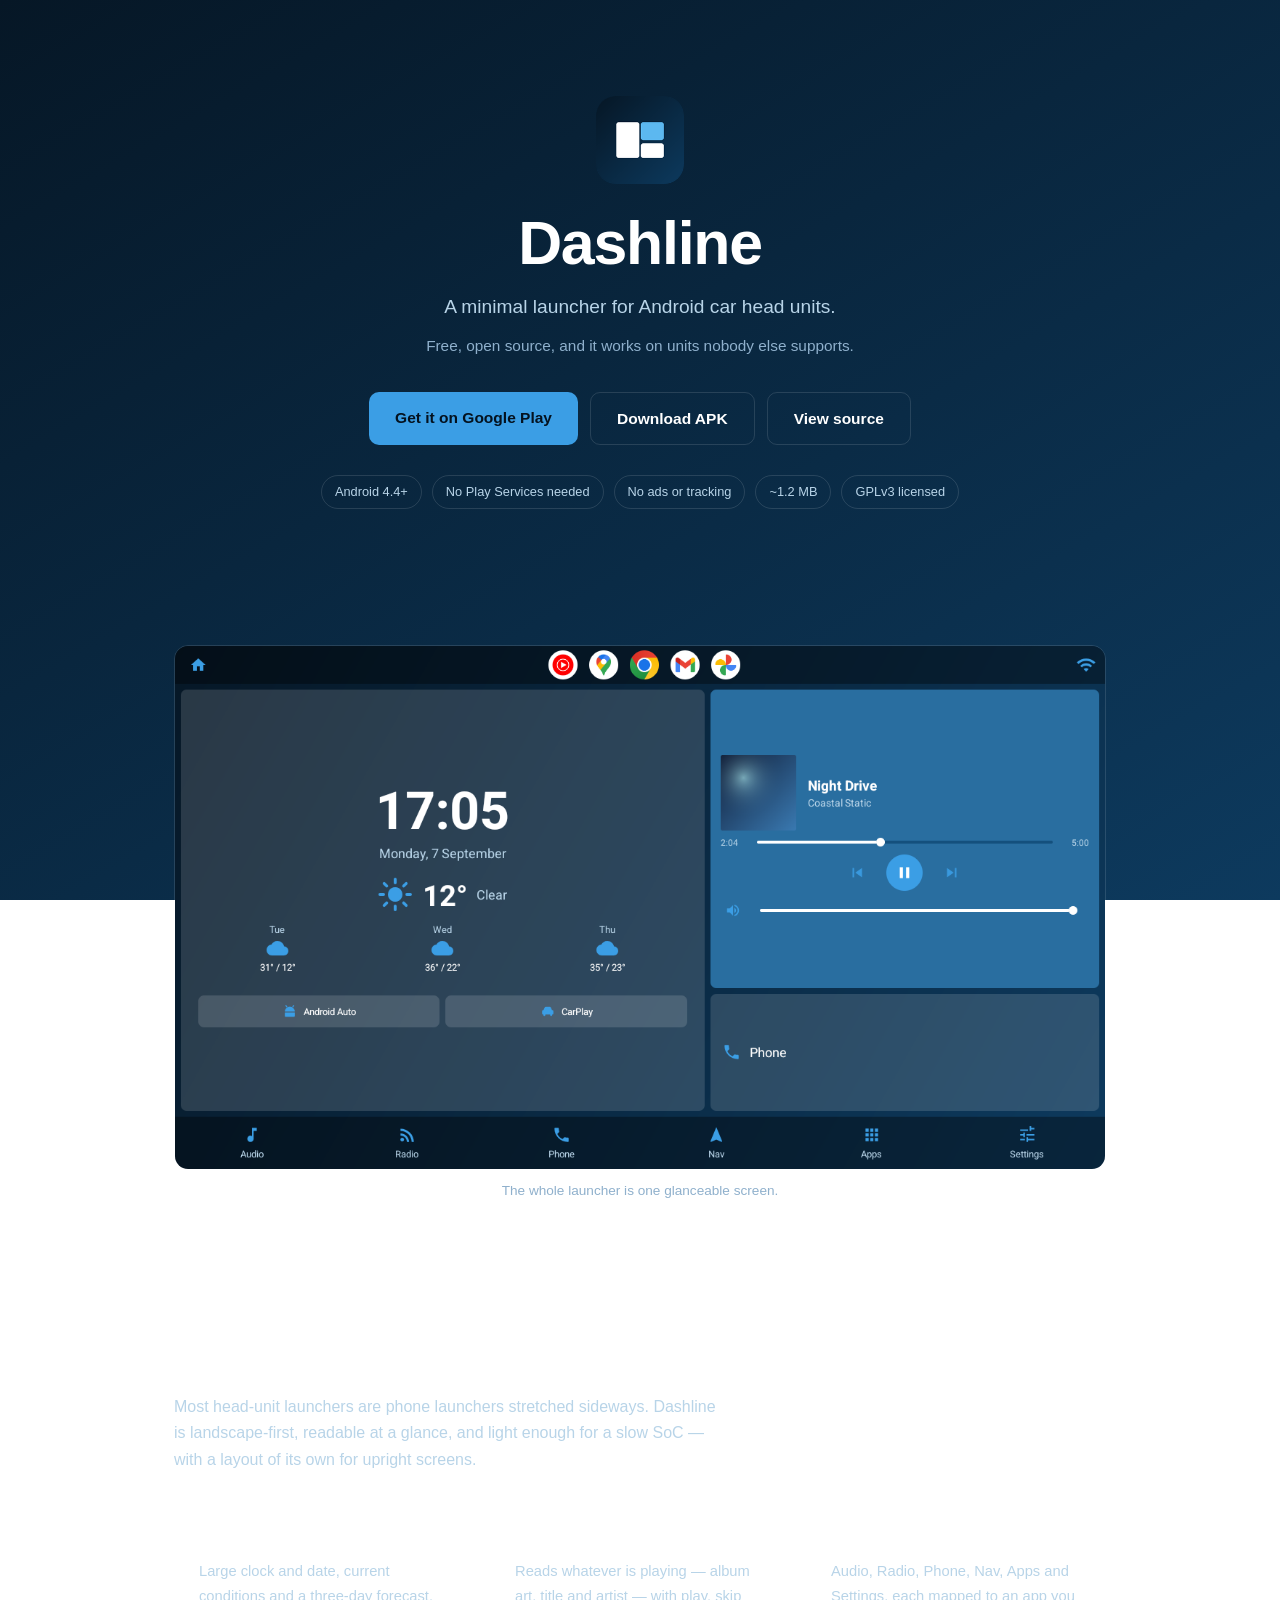
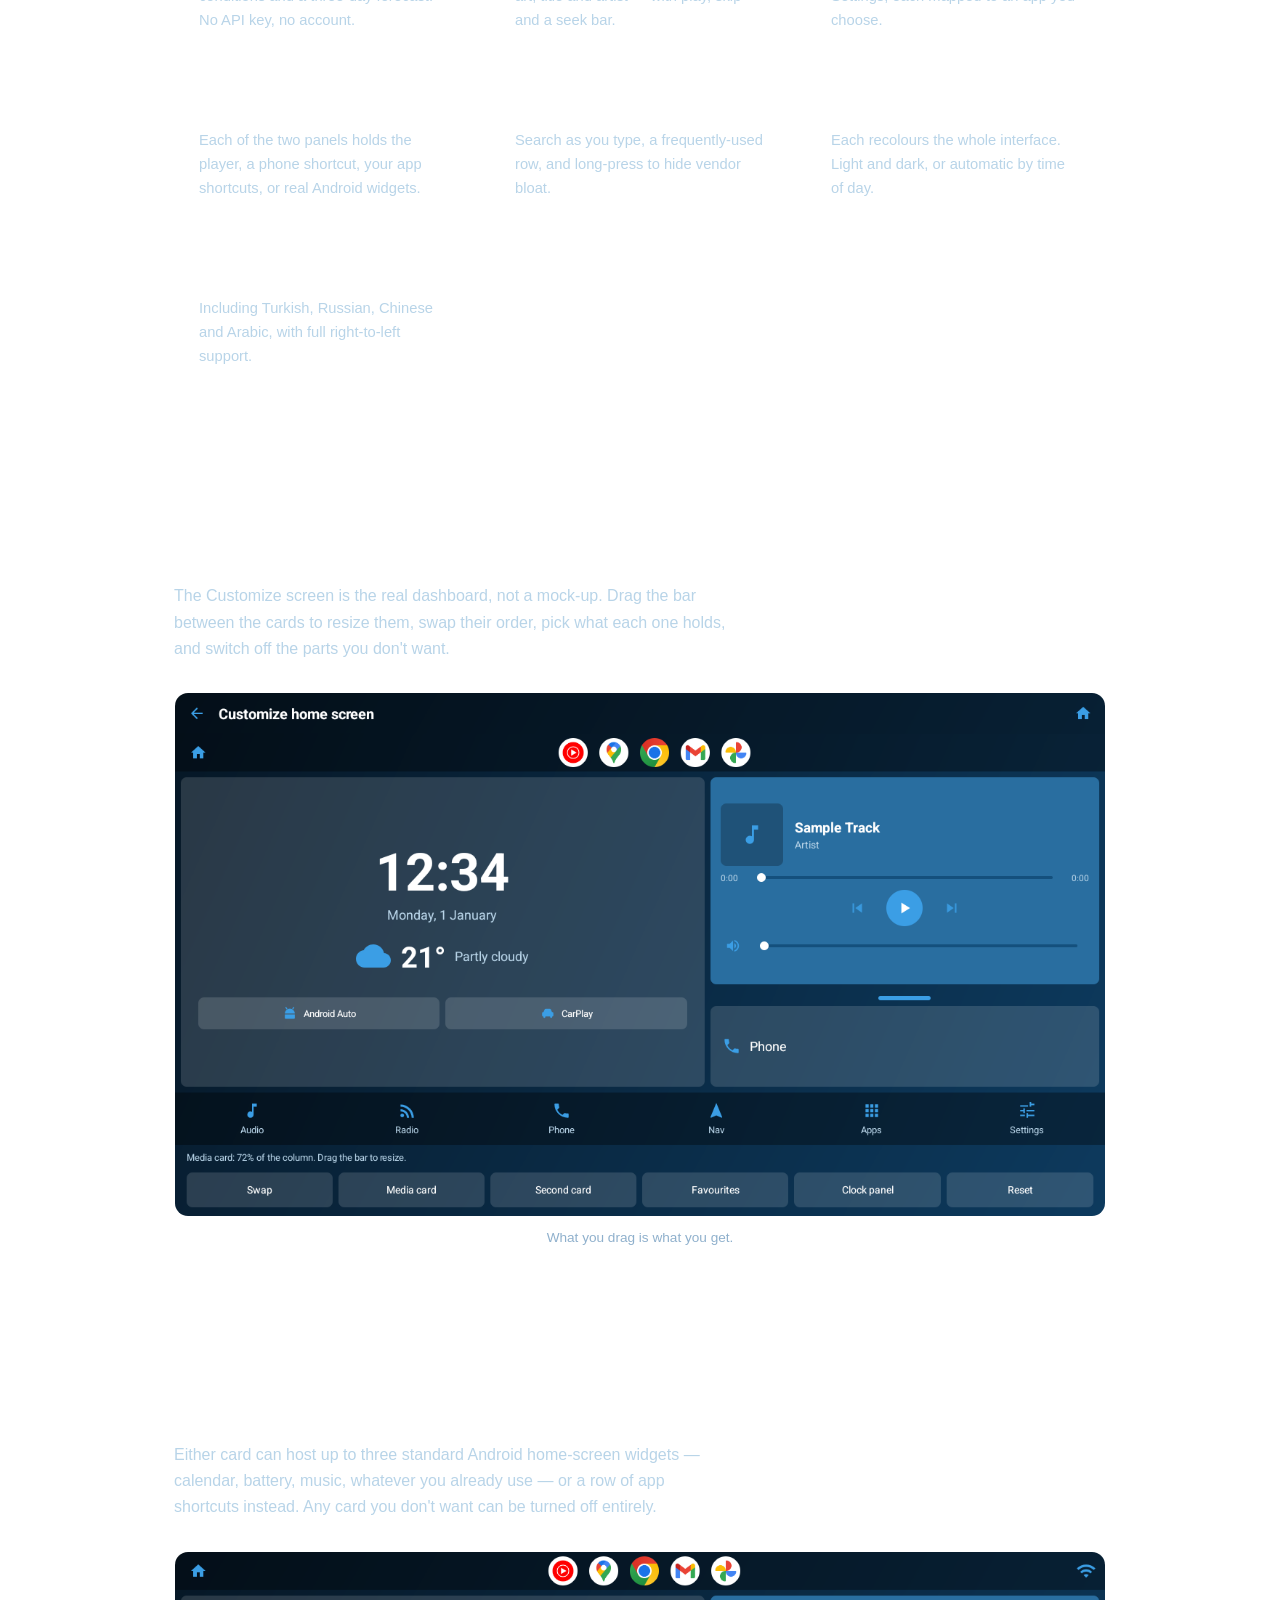
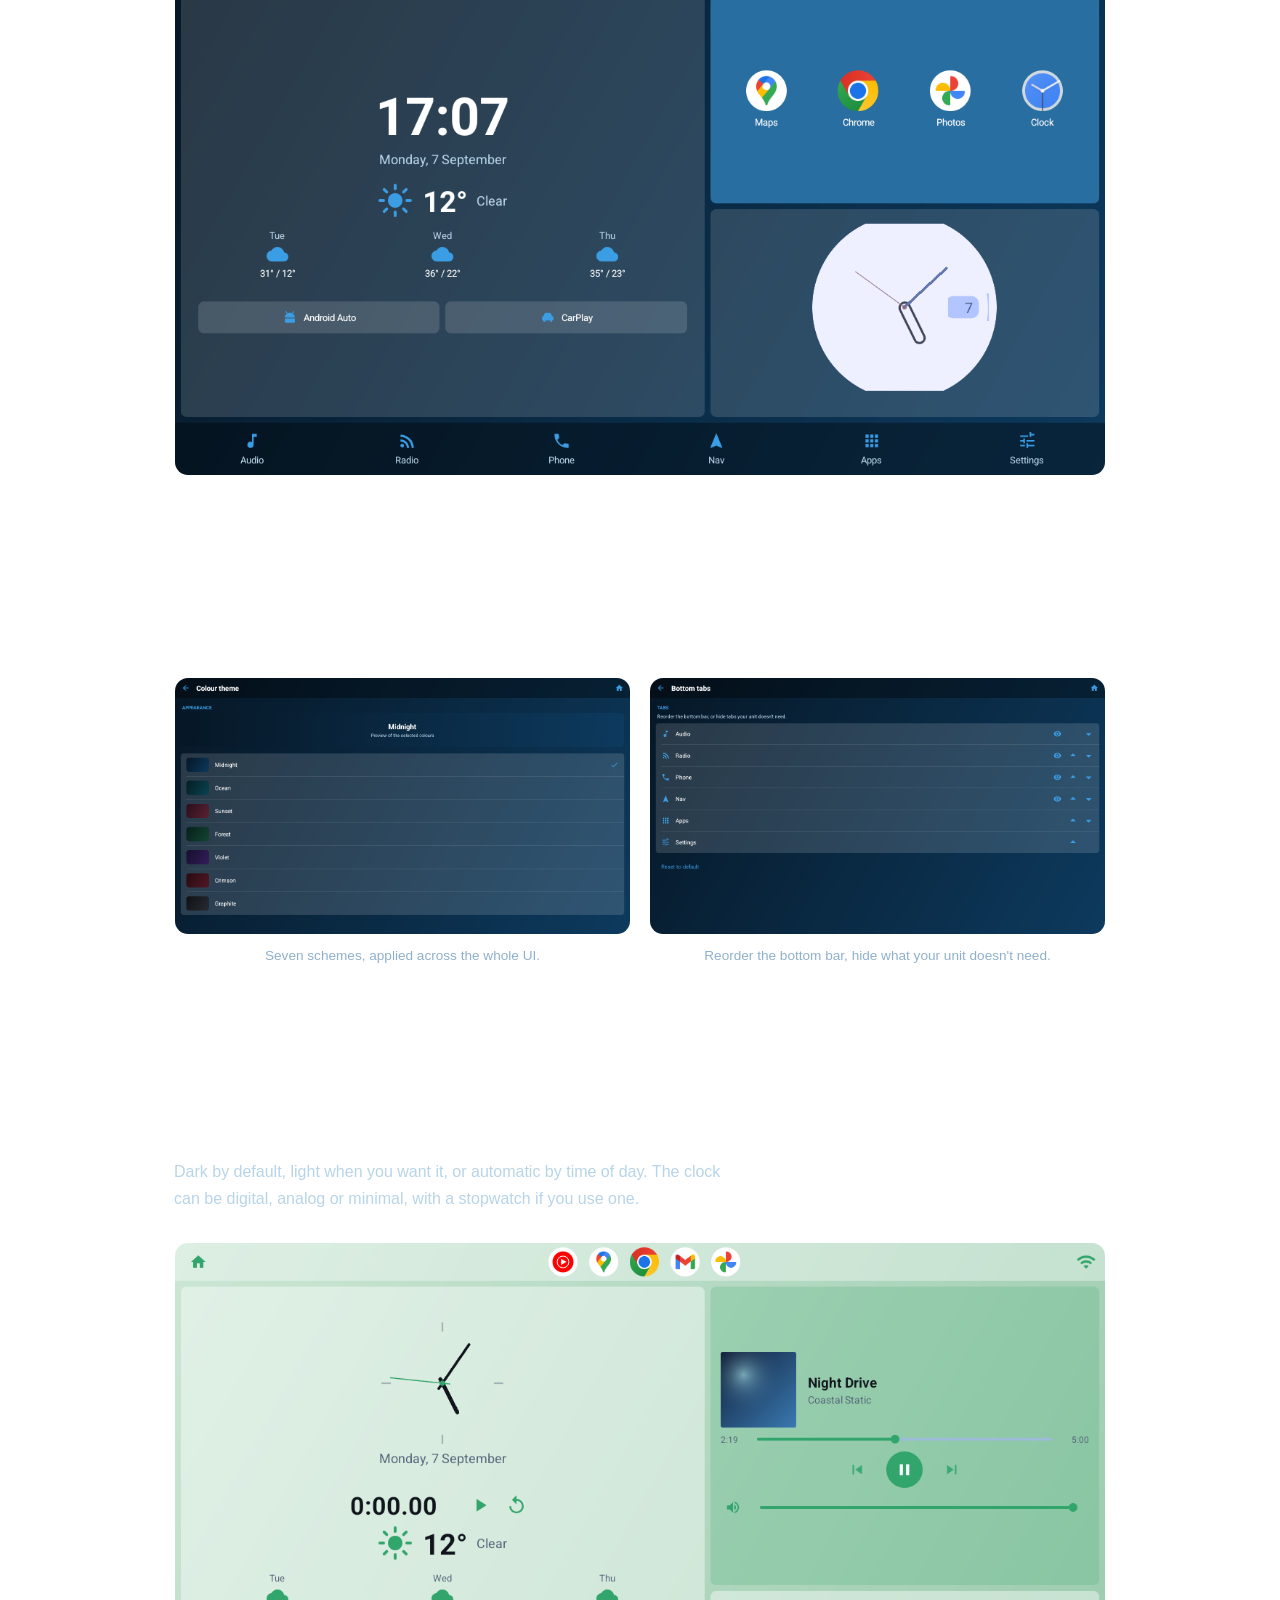
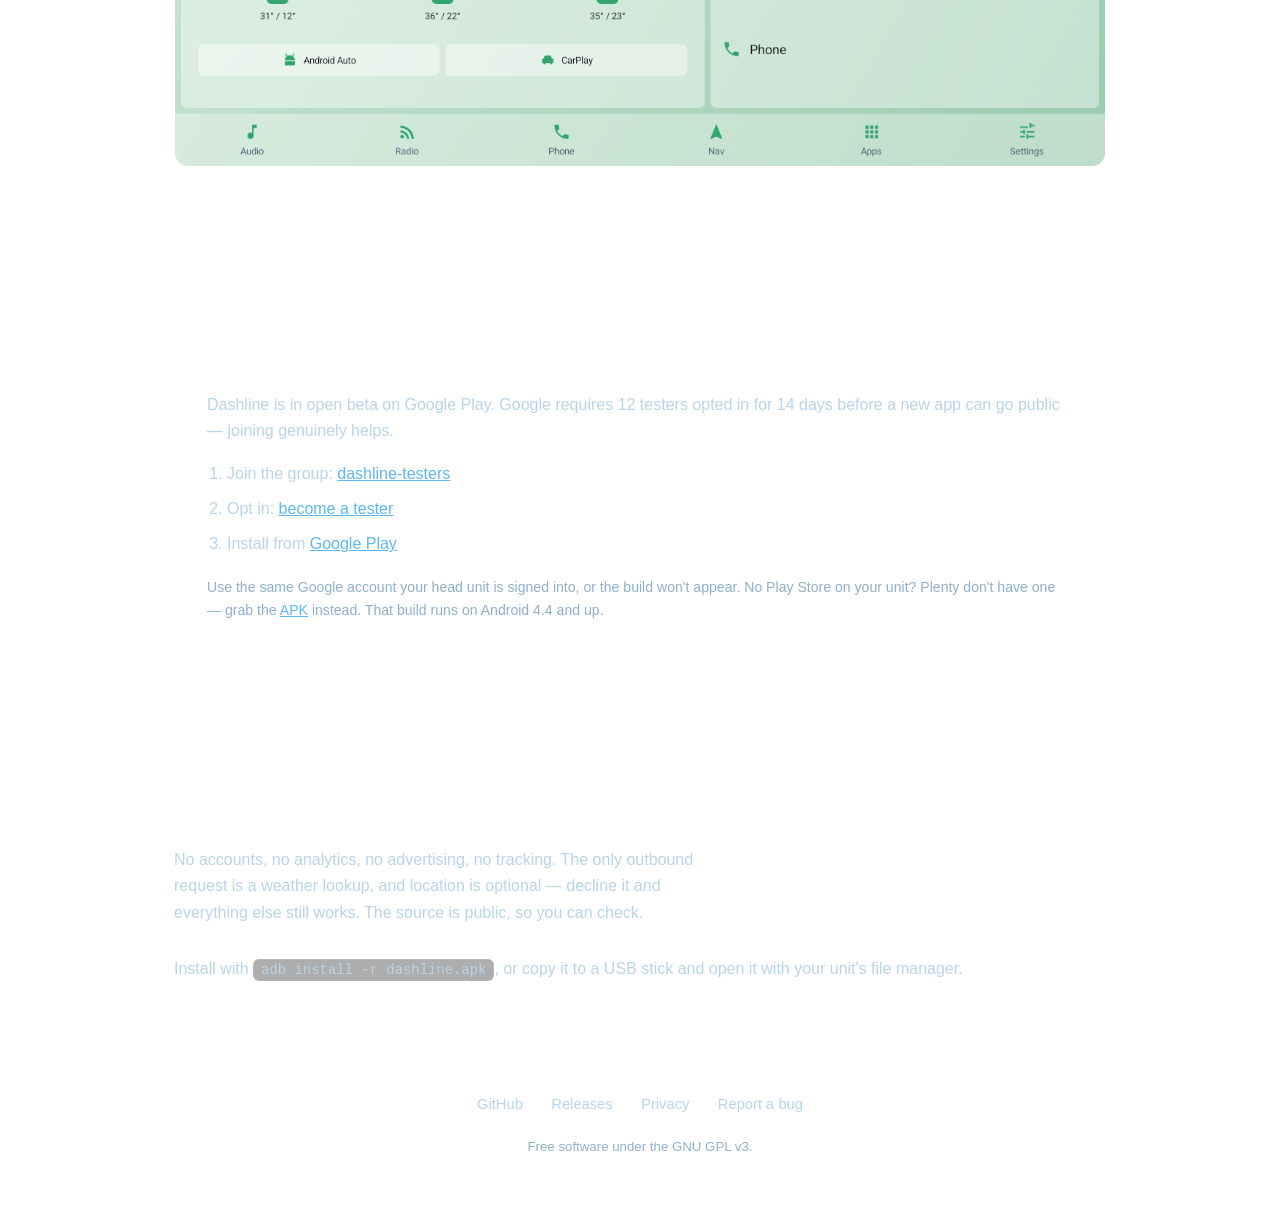
<file: docs/index.html>
<!DOCTYPE html>
<html lang="en">
<head>
<meta charset="utf-8">
<meta name="viewport" content="width=device-width, initial-scale=1">
<title>Dashline — a minimal launcher for car head units</title>
<meta name="description" content="A clean, minimal Android home-screen launcher for aftermarket car head units. Free, open source, no Google Play Services required, works back to Android 4.4.">
<link rel="icon" href="logo.png">

<meta property="og:title" content="Dashline">
<meta property="og:description" content="A minimal launcher for car head units. Free and open source.">
<meta property="og:image" content="https://metehankaygsz.github.io/dashline/play-feature-graphic.png">
<meta property="og:url" content="https://metehankaygsz.github.io/dashline/">
<meta name="twitter:card" content="summary_large_image">

<link rel="stylesheet" href="style.css">
</head>
<body>

<header class="hero">
  <div class="wrap">
    <img class="mark" src="logo.png" alt="Dashline logo">
    <h1>Dashline</h1>
    <p class="tagline">A minimal launcher for Android car head units.</p>
    <p class="sub">Free, open source, and it works on units nobody else supports.</p>

    <div class="btns">
      <a class="btn btn-primary" href="https://play.google.com/store/apps/details?id=com.dashline.launcher">Get it on Google Play</a>
      <a class="btn btn-ghost" href="https://github.com/metehankaygsz/dashline/releases/latest">Download APK</a>
      <a class="btn btn-ghost" href="https://github.com/metehankaygsz/dashline">View source</a>
    </div>

    <div class="pills">
      <span class="pill">Android 4.4+</span>
      <span class="pill">No Play Services needed</span>
      <span class="pill">No ads or tracking</span>
      <span class="pill">~1.2 MB</span>
      <span class="pill">GPLv3 licensed</span>
    </div>
  </div>
</header>

<section>
  <div class="wrap">
    <img class="shot" src="screenshots/dashboard.png" alt="Dashline home screen showing a large clock, current weather with a three-day forecast, a media panel with album art and playback controls, and a phone shortcut">
    <p class="cap">The whole launcher is one glanceable screen.</p>
  </div>
</section>

<section>
  <div class="wrap">
    <h2>Built for the units, not for phones</h2>
    <p class="lede">
      Most head-unit launchers are phone launchers stretched sideways. Dashline is
      landscape-first, readable at a glance, and light enough for a slow SoC —
      with a layout of its own for upright screens.
    </p>

    <div class="grid">
      <div class="card">
        <h3>Clock &amp; weather</h3>
        <p>Large clock and date, current conditions and a three-day forecast. No API key, no account.</p>
      </div>
      <div class="card">
        <h3>Real media controls</h3>
        <p>Reads whatever is playing — album art, title and artist — with play, skip and a seek bar.</p>
      </div>
      <div class="card">
        <h3>Your apps, your tabs</h3>
        <p>Audio, Radio, Phone, Nav, Apps and Settings, each mapped to an app you choose.</p>
      </div>
      <div class="card">
        <h3>Cards you fill</h3>
        <p>Each of the two panels holds the player, a phone shortcut, your app shortcuts, or real Android widgets.</p>
      </div>
      <div class="card">
        <h3>Drawer that stays tidy</h3>
        <p>Search as you type, a frequently-used row, and long-press to hide vendor bloat.</p>
      </div>
      <div class="card">
        <h3>Seven colour schemes</h3>
        <p>Each recolours the whole interface. Light and dark, or automatic by time of day.</p>
      </div>
      <div class="card">
        <h3>Ten languages</h3>
        <p>Including Turkish, Russian, Chinese and Arabic, with full right-to-left support.</p>
      </div>
    </div>
  </div>
</section>

<section>
  <div class="wrap">
    <h2>Make it yours</h2>
    <p class="lede">
      The Customize screen is the real dashboard, not a mock-up. Drag the bar
      between the cards to resize them, swap their order, pick what each one
      holds, and switch off the parts you don't want.
    </p>
    <img class="shot" src="screenshots/customize.png" alt="The Customize home screen editor, showing the live dashboard above buttons to swap the cards, set the media card, set the second card, set the favourites row, set the clock panel and reset">
    <p class="cap">What you drag is what you get.</p>
  </div>
</section>

<section>
  <div class="wrap">
    <h2>Real widgets, on your dashboard</h2>
    <p class="lede">
      Either card can host up to three standard Android home-screen widgets —
      calendar, battery, music, whatever you already use — or a row of app
      shortcuts instead. Any card you don't want can be turned off entirely.
    </p>
    <img class="shot" src="screenshots/cards.png" alt="Dashline home screen with an analog clock widget filling one card and four app shortcuts in the other">
  </div>
</section>

<section>
  <div class="wrap">
    <h2>Set it up once</h2>
    <div class="shot-grid">
      <div>
        <img class="shot" src="screenshots/themes.png" alt="Colour theme picker showing Midnight, Ocean, Sunset, Forest, Violet, Crimson and Graphite schemes">
        <p class="cap">Seven schemes, applied across the whole UI.</p>
      </div>
      <div>
        <img class="shot" src="screenshots/tabs.png" alt="Bottom tab editor listing Audio, Radio, Phone, Nav, Apps and Settings with controls to reorder and hide them">
        <p class="cap">Reorder the bottom bar, hide what your unit doesn't need.</p>
      </div>
    </div>
  </div>
</section>

<section>
  <div class="wrap">
    <h2>Light or dark, however you like it</h2>
    <p class="lede">
      Dark by default, light when you want it, or automatic by time of day. The
      clock can be digital, analog or minimal, with a stopwatch if you use one.
    </p>
    <img class="shot" src="screenshots/dashboard-light.png" alt="Dashline in a light green theme with the analog clock face, a stopwatch, weather forecast and the media panel">
  </div>
</section>

<section>
  <div class="wrap">
    <h2>Join the beta</h2>
    <div class="beta">
      <p style="color:var(--muted)">
        Dashline is in open beta on Google Play. Google requires 12 testers opted in
        for 14 days before a new app can go public — joining genuinely helps.
      </p>
      <ol>
        <li>Join the group: <a href="https://groups.google.com/g/dashline-testers">dashline-testers</a></li>
        <li>Opt in: <a href="https://play.google.com/apps/testing/com.dashline.launcher">become a tester</a></li>
        <li>Install from <a href="https://play.google.com/store/apps/details?id=com.dashline.launcher">Google Play</a></li>
      </ol>
      <p class="note">
        Use the same Google account your head unit is signed into, or the build won't
        appear. No Play Store on your unit? Plenty don't have one — grab the
        <a href="https://github.com/metehankaygsz/dashline/releases/latest" style="color:var(--accent-soft)">APK</a>
        instead. That build runs on Android 4.4 and up.
      </p>
    </div>
  </div>
</section>

<section>
  <div class="wrap">
    <h2>Nothing leaves your device</h2>
    <p class="lede">
      No accounts, no analytics, no advertising, no tracking. The only outbound
      request is a weather lookup, and location is optional — decline it and
      everything else still works. The source is public, so you can check.
    </p>
    <p style="color:var(--muted)">
      Install with <code>adb install -r dashline.apk</code>, or copy it to a USB
      stick and open it with your unit's file manager.
    </p>
  </div>
</section>

<footer>
  <div class="wrap">
    <a href="https://github.com/metehankaygsz/dashline">GitHub</a>
    <a href="https://github.com/metehankaygsz/dashline/releases/latest">Releases</a>
    <a href="privacy-policy">Privacy</a>
    <a href="https://github.com/metehankaygsz/dashline/issues">Report a bug</a>
    <p class="copy">Free software under the GNU GPL v3.</p>
  </div>
</footer>

</body>
</html>
</file>
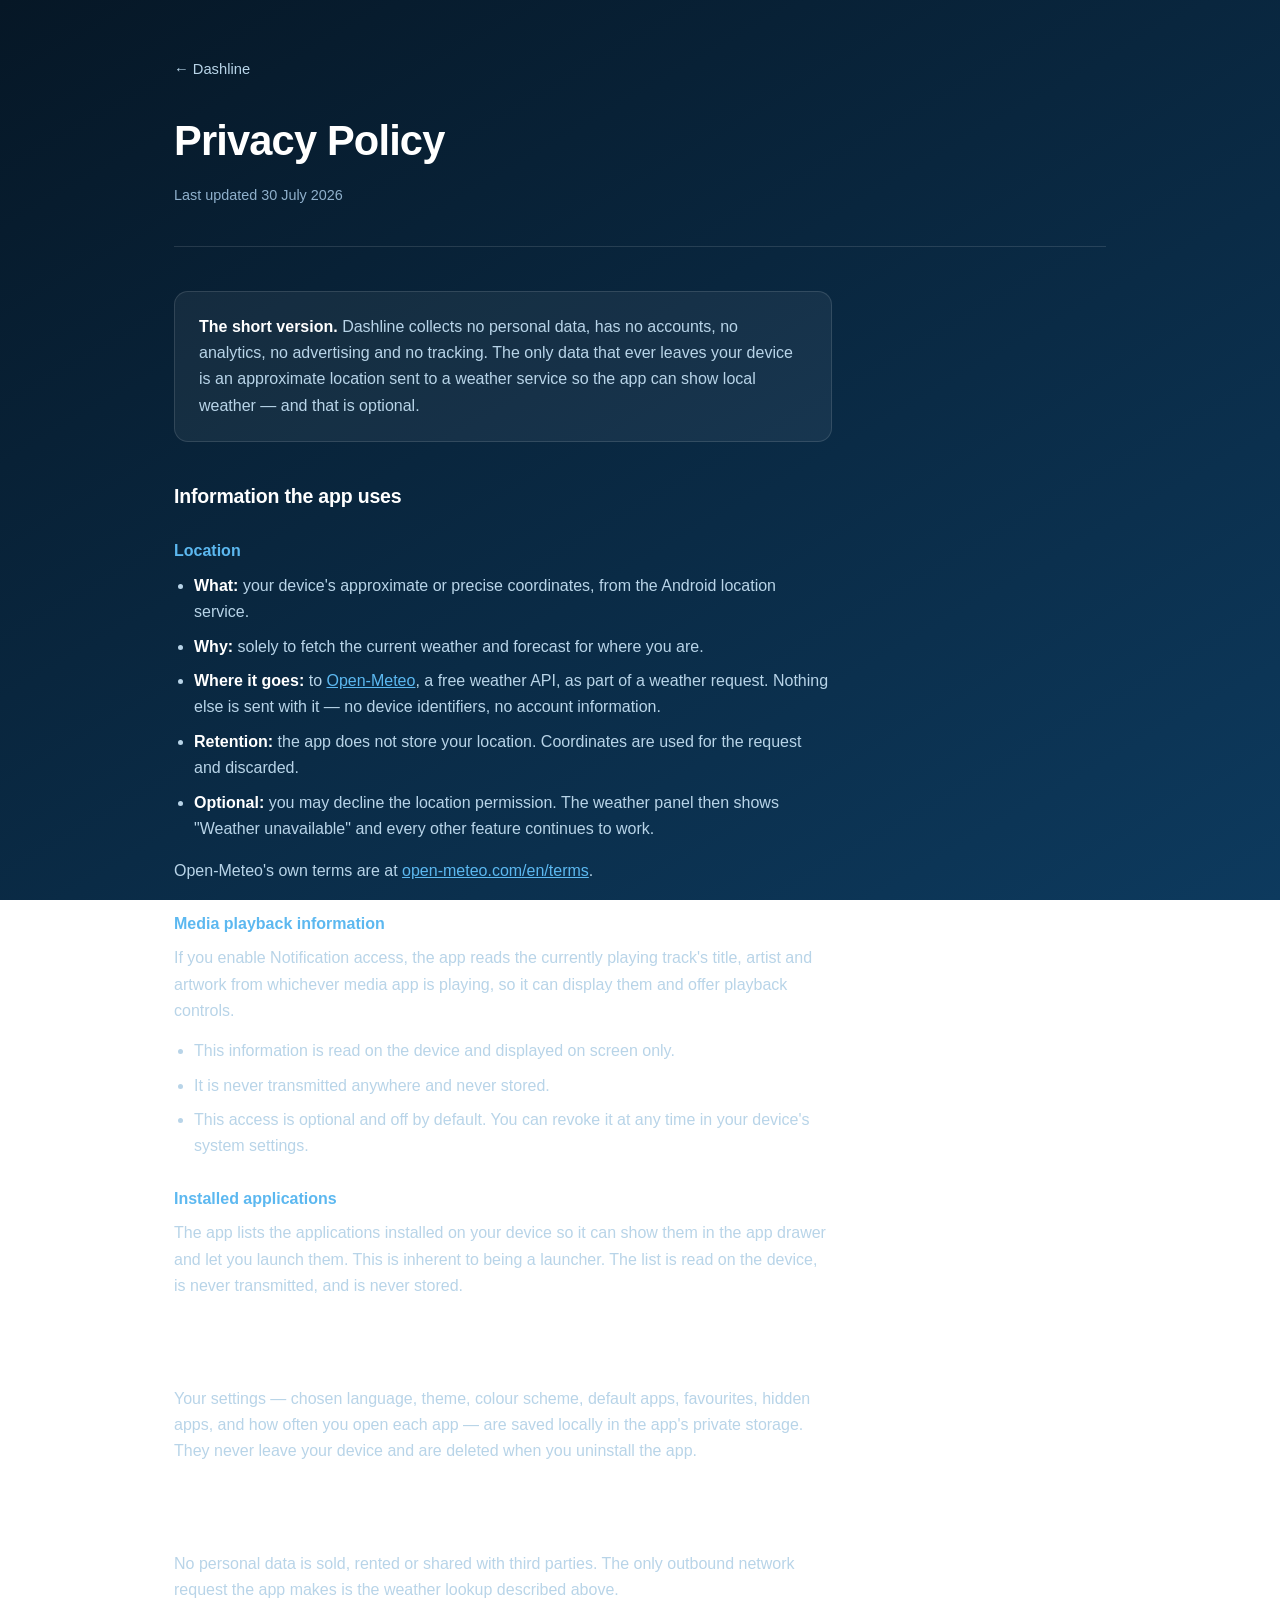
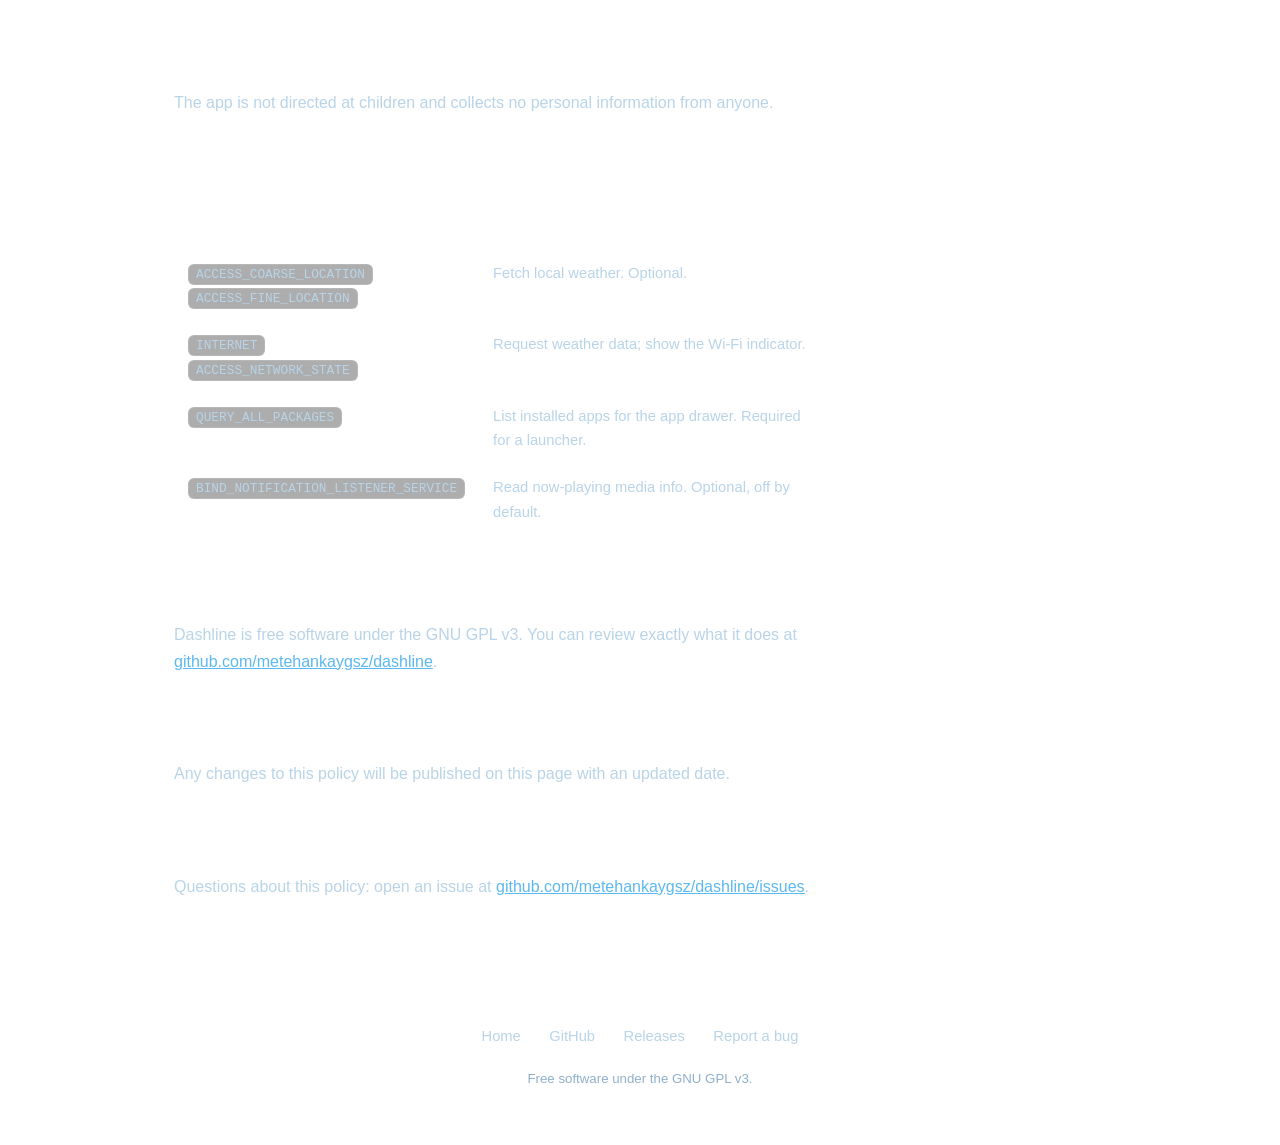
<file: docs/privacy-policy.html>
<!DOCTYPE html>
<html lang="en">
<head>
<meta charset="utf-8">
<meta name="viewport" content="width=device-width, initial-scale=1">
<title>Privacy Policy — Dashline</title>
<meta name="description" content="Dashline collects no personal data. No accounts, no analytics, no advertising, no tracking.">
<link rel="icon" href="logo.png">
<link rel="stylesheet" href="style.css">
</head>
<body>

<div class="wrap">
  <header class="doc-head">
    <a class="back" href="./">&larr; Dashline</a>
    <h1>Privacy Policy</h1>
    <p class="meta">Last updated 30 July 2026</p>
  </header>

  <main class="doc">

    <div class="callout">
      <p>
        <strong>The short version.</strong> Dashline collects no personal data, has
        no accounts, no analytics, no advertising and no tracking. The only data
        that ever leaves your device is an approximate location sent to a weather
        service so the app can show local weather — and that is optional.
      </p>
    </div>

    <h2>Information the app uses</h2>

    <h3>Location</h3>
    <ul>
      <li><strong>What:</strong> your device's approximate or precise coordinates, from the Android location service.</li>
      <li><strong>Why:</strong> solely to fetch the current weather and forecast for where you are.</li>
      <li><strong>Where it goes:</strong> to <a href="https://open-meteo.com">Open-Meteo</a>, a free weather API, as part of a weather request. Nothing else is sent with it — no device identifiers, no account information.</li>
      <li><strong>Retention:</strong> the app does not store your location. Coordinates are used for the request and discarded.</li>
      <li><strong>Optional:</strong> you may decline the location permission. The weather panel then shows "Weather unavailable" and every other feature continues to work.</li>
    </ul>
    <p>Open-Meteo's own terms are at <a href="https://open-meteo.com/en/terms">open-meteo.com/en/terms</a>.</p>

    <h3>Media playback information</h3>
    <p>
      If you enable Notification access, the app reads the currently playing track's
      title, artist and artwork from whichever media app is playing, so it can
      display them and offer playback controls.
    </p>
    <ul>
      <li>This information is read on the device and displayed on screen only.</li>
      <li>It is never transmitted anywhere and never stored.</li>
      <li>This access is optional and off by default. You can revoke it at any time in your device's system settings.</li>
    </ul>

    <h3>Installed applications</h3>
    <p>
      The app lists the applications installed on your device so it can show them in
      the app drawer and let you launch them. This is inherent to being a launcher.
      The list is read on the device, is never transmitted, and is never stored.
    </p>

    <h2>Information stored on your device</h2>
    <p>
      Your settings — chosen language, theme, colour scheme, default apps,
      favourites, hidden apps, and how often you open each app — are saved locally
      in the app's private storage. They never leave your device and are deleted
      when you uninstall the app.
    </p>

    <h2>Data sharing</h2>
    <p>
      No personal data is sold, rented or shared with third parties. The only
      outbound network request the app makes is the weather lookup described above.
    </p>

    <h2>Children's privacy</h2>
    <p>
      The app is not directed at children and collects no personal information from
      anyone.
    </p>

    <h2>Permissions</h2>
    <div class="table-wrap">
      <table>
        <thead>
          <tr><th>Permission</th><th>Purpose</th></tr>
        </thead>
        <tbody>
          <tr>
            <td><code>ACCESS_COARSE_LOCATION</code><br><code>ACCESS_FINE_LOCATION</code></td>
            <td>Fetch local weather. Optional.</td>
          </tr>
          <tr>
            <td><code>INTERNET</code><br><code>ACCESS_NETWORK_STATE</code></td>
            <td>Request weather data; show the Wi-Fi indicator.</td>
          </tr>
          <tr>
            <td><code>QUERY_ALL_PACKAGES</code></td>
            <td>List installed apps for the app drawer. Required for a launcher.</td>
          </tr>
          <tr>
            <td><code>BIND_NOTIFICATION_LISTENER_SERVICE</code></td>
            <td>Read now-playing media info. Optional, off by default.</td>
          </tr>
        </tbody>
      </table>
    </div>

    <h2>Open source</h2>
    <p>
      Dashline is free software under the GNU GPL v3. You can review exactly what it
      does at
      <a href="https://github.com/metehankaygsz/dashline">github.com/metehankaygsz/dashline</a>.
    </p>

    <h2>Changes</h2>
    <p>
      Any changes to this policy will be published on this page with an updated date.
    </p>

    <h2>Contact</h2>
    <p>
      Questions about this policy: open an issue at
      <a href="https://github.com/metehankaygsz/dashline/issues">github.com/metehankaygsz/dashline/issues</a>.
    </p>

  </main>
</div>

<footer>
  <div class="wrap">
    <a href="./">Home</a>
    <a href="https://github.com/metehankaygsz/dashline">GitHub</a>
    <a href="https://github.com/metehankaygsz/dashline/releases/latest">Releases</a>
    <a href="https://github.com/metehankaygsz/dashline/issues">Report a bug</a>
    <p class="copy">Free software under the GNU GPL v3.</p>
  </div>
</footer>

</body>
</html>
</file>
<file: docs/style.css>
:root{
  --bg-a:#061726; --bg-b:#0D3A5E;
  --text:#ffffff; --muted:#b8d4e8; --dim:#8fb0cc;
  --accent:#3b9ee5; --accent-soft:#5cb8f0;
  --card:rgba(255,255,255,.055);
  --line:rgba(255,255,255,.12);
  --radius:14px;
}
*{box-sizing:border-box;margin:0;padding:0}
html{scroll-behavior:smooth}
body{
  font-family:-apple-system,BlinkMacSystemFont,"Segoe UI",Roboto,Helvetica,Arial,sans-serif;
  background:linear-gradient(150deg,var(--bg-a) 0%,var(--bg-b) 100%);
  background-attachment:fixed;
  color:var(--text);
  line-height:1.65;
  -webkit-font-smoothing:antialiased;
}
.wrap{max-width:980px;margin:0 auto;padding:0 24px}
section{padding:72px 0}

/* hero */
.hero{text-align:center;padding:96px 0 64px}
.hero img.mark{width:88px;height:88px;border-radius:20px;display:block;margin:0 auto 26px}
.hero h1{font-size:clamp(2.6rem,7vw,3.8rem);font-weight:700;letter-spacing:-.02em;line-height:1.1}
.tagline{color:var(--muted);font-size:clamp(1.02rem,2.4vw,1.2rem);margin-top:14px}
.sub{color:var(--dim);font-size:.96rem;margin-top:10px}

.btns{display:flex;gap:12px;justify-content:center;flex-wrap:wrap;margin-top:34px}
.btn{
  display:inline-block;padding:13px 26px;border-radius:10px;
  font-size:.97rem;font-weight:600;text-decoration:none;
  transition:transform .15s ease,background .15s ease,border-color .15s ease;
}
.btn:hover{transform:translateY(-2px)}
.btn-primary{background:var(--accent);color:#04121f}
.btn-primary:hover{background:var(--accent-soft)}
.btn-ghost{border:1px solid var(--line);color:var(--text)}
.btn-ghost:hover{border-color:var(--accent);background:rgba(59,158,229,.09)}

.pills{display:flex;gap:10px;justify-content:center;flex-wrap:wrap;margin-top:30px}
.pill{
  font-size:.8rem;color:var(--muted);border:1px solid var(--line);
  border-radius:999px;padding:5px 13px;
}

/* screenshots */
.shot{width:100%;border-radius:var(--radius);display:block;border:1px solid var(--line)}
.shot-grid{display:grid;grid-template-columns:1fr 1fr;gap:18px;margin-top:18px}
.cap{color:var(--dim);font-size:.85rem;text-align:center;margin-top:10px}

h2{font-size:1.5rem;font-weight:600;letter-spacing:-.01em;margin-bottom:8px}
.lede{color:var(--muted);margin-bottom:30px;max-width:62ch}

/* feature cards */
.grid{display:grid;grid-template-columns:repeat(auto-fit,minmax(250px,1fr));gap:16px}
.card{background:var(--card);border:1px solid var(--line);border-radius:var(--radius);padding:22px 24px}
.card h3{font-size:1rem;font-weight:600;margin-bottom:7px}
.card p{color:var(--muted);font-size:.92rem}

/* beta box */
.beta{background:var(--card);border:1px solid var(--line);border-radius:var(--radius);padding:32px}
.beta ol{margin:16px 0 0 20px;color:var(--muted)}
.beta li{margin-bottom:9px}
.beta a{color:var(--accent-soft)}
.note{color:var(--dim);font-size:.88rem;margin-top:18px}

/* footer */
footer{border-top:1px solid var(--line);padding:36px 0 56px;text-align:center}
footer a{color:var(--muted);text-decoration:none;margin:0 12px;font-size:.92rem}
footer a:hover{color:var(--accent-soft)}
.copy{color:var(--dim);font-size:.83rem;margin-top:18px}

code{
  background:rgba(0,0,0,.32);border:1px solid var(--line);
  padding:2px 7px;border-radius:6px;font-size:.87em;
  font-family:ui-monospace,SFMono-Regular,Menlo,monospace;
}

/* ---- document pages (privacy policy etc.) ---- */
.doc-head{padding:56px 0 8px;border-bottom:1px solid var(--line)}
.back{
  display:inline-flex;align-items:center;gap:7px;color:var(--muted);
  text-decoration:none;font-size:.92rem;margin-bottom:26px;
}
.back:hover{color:var(--accent-soft)}
.doc-head h1{font-size:clamp(2rem,5vw,2.6rem);font-weight:700;letter-spacing:-.02em}
.doc-head .meta{color:var(--dim);font-size:.9rem;margin:8px 0 30px}

.doc{padding:44px 0 72px;max-width:74ch}
.doc h2{
  font-size:1.22rem;font-weight:600;margin:38px 0 12px;
  padding-top:4px;
}
.doc h2:first-of-type{margin-top:0}
.doc h3{font-size:1rem;font-weight:600;margin:26px 0 8px;color:var(--accent-soft)}
.doc p{color:var(--muted);margin-bottom:14px}
.doc ul,.doc ol{color:var(--muted);margin:0 0 16px 20px}
.doc li{margin-bottom:8px}
.doc li strong{color:var(--text);font-weight:600}
.doc a{color:var(--accent-soft)}
.doc strong{color:var(--text)}

.callout{
  background:var(--card);border:1px solid var(--line);
  border-radius:var(--radius);padding:22px 24px;margin-bottom:34px;
}
.callout p{margin-bottom:0}

.table-wrap{overflow-x:auto;margin:0 0 18px}
table{border-collapse:collapse;width:100%;font-size:.92rem}
th,td{text-align:left;padding:11px 14px;border-bottom:1px solid var(--line);vertical-align:top}
th{color:var(--text);font-weight:600;white-space:nowrap}
td{color:var(--muted)}
td code{white-space:nowrap}

@media(max-width:640px){
  section{padding:52px 0}
  .hero{padding:66px 0 44px}
  .shot-grid{grid-template-columns:1fr}
  .doc-head{padding:40px 0 8px}
}
@media(prefers-reduced-motion:reduce){
  html{scroll-behavior:auto}
  .btn{transition:none}
  .btn:hover{transform:none}
}
</file>
